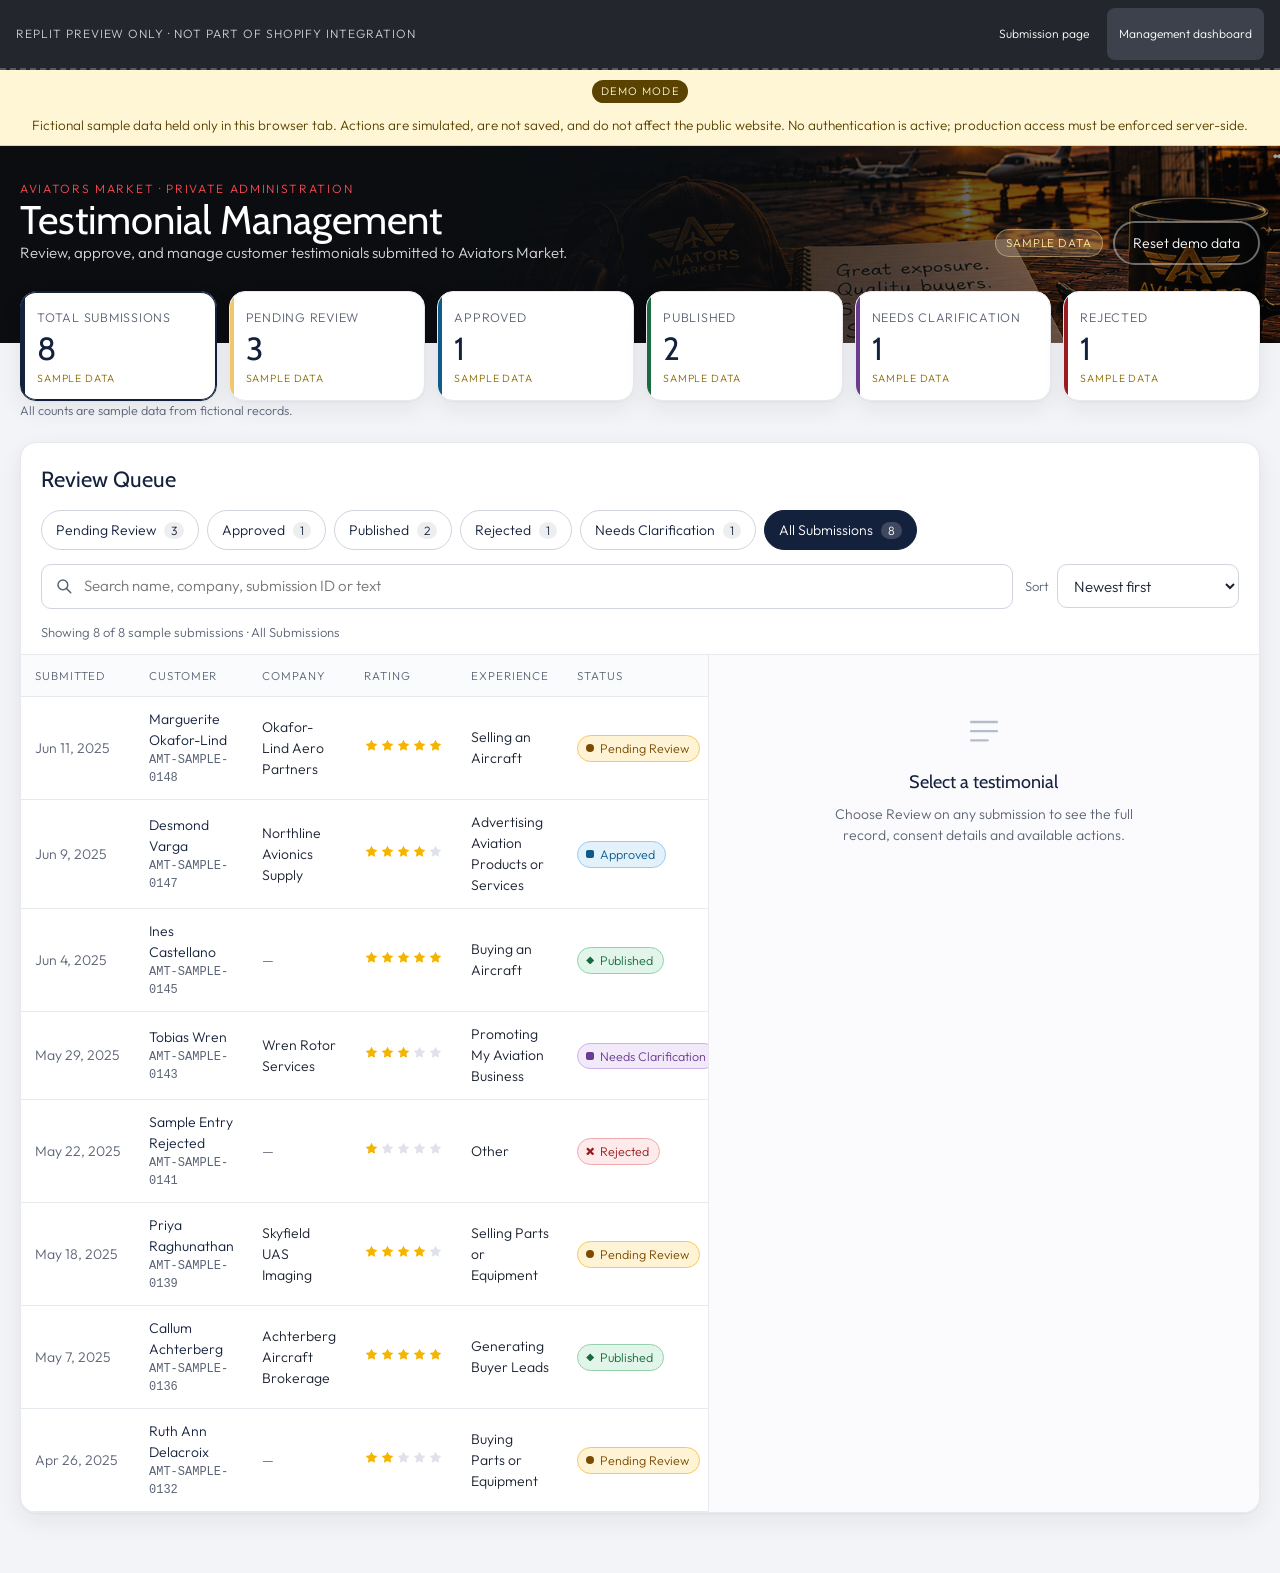
<file: aviators-market-testimonials/testimonial-management/index.html>
<!DOCTYPE html>
<html lang="en">
<head>
  <meta charset="UTF-8">
  <meta name="viewport" content="width=device-width, initial-scale=1">
  <meta name="robots" content="noindex, nofollow">
  <meta name="description" content="Preview testimonial review and publication controls with fictional sample data. No authentication, storage or live publishing is connected.">
  <meta property="og:title" content="Testimonial Management | Aviators Market Demo">
  <meta property="og:description" content="A fictional testimonial review dashboard. Demonstration only, not a secured production administrator area.">
  <meta property="og:type" content="website">
  <link rel="icon" href="data:,">
  <title>Testimonial Management | Aviators Market (Demo, Sample Data)</title>
  <link rel="stylesheet" href="testimonial-management.css">
</head>
<body class="amtm-preview-body">

<!-- PREVIEW-ONLY SWITCHER: exclude from Shopify / production hosting -->
<nav class="amtm-preview-switcher" aria-label="Preview-only demo switcher">
  <span class="amtm-preview-switcher-label">Replit preview only &middot; not part of Shopify integration</span>
  <span class="amtm-preview-switcher-links">
    <a class="amtm-preview-switcher-link" href="../testimonial-submission/index.html">Submission page</a>
    <a class="amtm-preview-switcher-link amtm-is-current" href="../testimonial-management/index.html" aria-current="page">Management dashboard</a>
  </span>
</nav>
<!-- END PREVIEW-ONLY SWITCHER -->

<div class="amtm-root" id="amtm-root">

  <div class="amtm-demo-banner" role="note">
    <strong class="amtm-demo-tag">Demo Mode</strong>
    <span>Fictional sample data held only in this browser tab. Actions are simulated, are not saved, and do not affect the public website. No authentication is active; production access must be enforced server-side.</span>
  </div>

  <header class="amtm-header">
    <div class="amtm-header-inner">
      <div>
        <p class="amtm-eyebrow">AVIATORS MARKET &middot; PRIVATE ADMINISTRATION</p>
        <h1 class="amtm-title">Testimonial Management</h1>
        <p class="amtm-lead">Review, approve, and manage customer testimonials submitted to Aviators Market.</p>
      </div>
      <div class="amtm-header-meta">
        <span class="amtm-pill amtm-pill-sample">Sample data</span>
        <button class="amtm-button amtm-button-ghost-light" type="button" id="amtm-reset">Reset demo data</button>
      </div>
    </div>
  </header>

  <div class="amtm-shell">
    <section class="amtm-summary" aria-labelledby="amtm-summary-title">
      <h2 class="amtm-sr-only" id="amtm-summary-title">Summary (sample data)</h2>
      <div class="amtm-summary-grid" id="amtm-summary-grid"></div>
      <p class="amtm-summary-note">All counts are sample data from fictional records.</p>
    </section>

    <section class="amtm-queue-wrap" aria-labelledby="amtm-queue-title">
      <div class="amtm-toolbar">
        <h2 class="amtm-queue-title" id="amtm-queue-title">Review Queue</h2>
        <div class="amtm-filters" role="radiogroup" aria-label="Filter by status" id="amtm-filters"></div>
        <div class="amtm-toolbar-row">
          <div class="amtm-search">
            <label class="amtm-sr-only" for="amtm-search">Search testimonials</label>
            <svg class="amtm-search-icon" viewBox="0 0 24 24" aria-hidden="true" focusable="false"><circle cx="10.5" cy="10.5" r="6.5" fill="none" stroke="currentColor" stroke-width="2"/><path d="M15.5 15.5L21 21" stroke="currentColor" stroke-width="2" stroke-linecap="round"/></svg>
            <input class="amtm-input amtm-search-input" type="search" id="amtm-search" placeholder="Search name, company, submission ID or text" autocomplete="off">
          </div>
          <div class="amtm-sort">
            <label class="amtm-sort-label" for="amtm-sort">Sort</label>
            <select class="amtm-select" id="amtm-sort">
              <option value="newest">Newest first</option>
              <option value="oldest">Oldest first</option>
              <option value="rating-high">Highest rating</option>
              <option value="rating-low">Lowest rating</option>
              <option value="name">Customer name A&ndash;Z</option>
            </select>
          </div>
        </div>
        <p class="amtm-result-count" id="amtm-result-count" aria-live="polite"></p>
      </div>

      <div class="amtm-split">
        <div class="amtm-queue" id="amtm-queue">
          <table class="amtm-table" id="amtm-table">
            <caption class="amtm-sr-only">Submitted testimonials (sample data)</caption>
            <thead>
              <tr>
                <th scope="col">Submitted</th>
                <th scope="col">Customer</th>
                <th scope="col">Company</th>
                <th scope="col">Rating</th>
                <th scope="col">Experience</th>
                <th scope="col">Status</th>
                <th scope="col"><span class="amtm-sr-only">Action</span></th>
              </tr>
            </thead>
            <tbody id="amtm-tbody"></tbody>
          </table>
          <div class="amtm-empty" id="amtm-empty" hidden>
            <svg viewBox="0 0 48 48" aria-hidden="true" focusable="false"><rect x="8" y="10" width="32" height="28" rx="5" fill="none" stroke="currentColor" stroke-width="2.4"/><path d="M8 20h32" stroke="currentColor" stroke-width="2.4"/></svg>
            <p class="amtm-empty-title">No testimonials match</p>
            <p class="amtm-empty-text">Try another status filter or clear the search.</p>
            <button class="amtm-button amtm-button-secondary" type="button" id="amtm-clear">Clear filters</button>
          </div>
        </div>

        <aside class="amtm-detail" id="amtm-detail" aria-label="Testimonial detail" tabindex="-1">
          <div class="amtm-detail-placeholder" id="amtm-detail-placeholder">
            <svg viewBox="0 0 48 48" aria-hidden="true" focusable="false"><path d="M10 12h28M10 22h28M10 32h18" stroke="currentColor" stroke-width="2.6" stroke-linecap="round"/></svg>
            <p class="amtm-empty-title">Select a testimonial</p>
            <p class="amtm-empty-text">Choose Review on any submission to see the full record, consent details and available actions.</p>
          </div>
          <div class="amtm-detail-body" id="amtm-detail-body" hidden></div>
        </aside>
      </div>
    </section>
  </div>

  <dialog class="amtm-dialog" id="amtm-dialog" aria-labelledby="amtm-dialog-title">
    <form class="amtm-dialog-form" id="amtm-dialog-form" method="dialog" novalidate>
      <div class="amtm-dialog-head">
        <p class="amtm-dialog-tag">Demo Mode &middot; simulated action</p>
        <h2 class="amtm-dialog-title" id="amtm-dialog-title"></h2>
      </div>
      <div class="amtm-dialog-content" id="amtm-dialog-content"></div>
      <p class="amtm-dialog-error" id="amtm-dialog-error" role="alert" hidden></p>
      <div class="amtm-dialog-actions">
        <button class="amtm-button amtm-button-secondary" type="button" id="amtm-dialog-cancel">Cancel</button>
        <button class="amtm-button amtm-button-primary" type="submit" id="amtm-dialog-confirm">Confirm</button>
      </div>
    </form>
  </dialog>

  <div class="amtm-toast" id="amtm-toast" role="status" aria-live="polite"></div>
</div>

<script src="testimonial-management.js"></script>
</body>
</html>
</file>
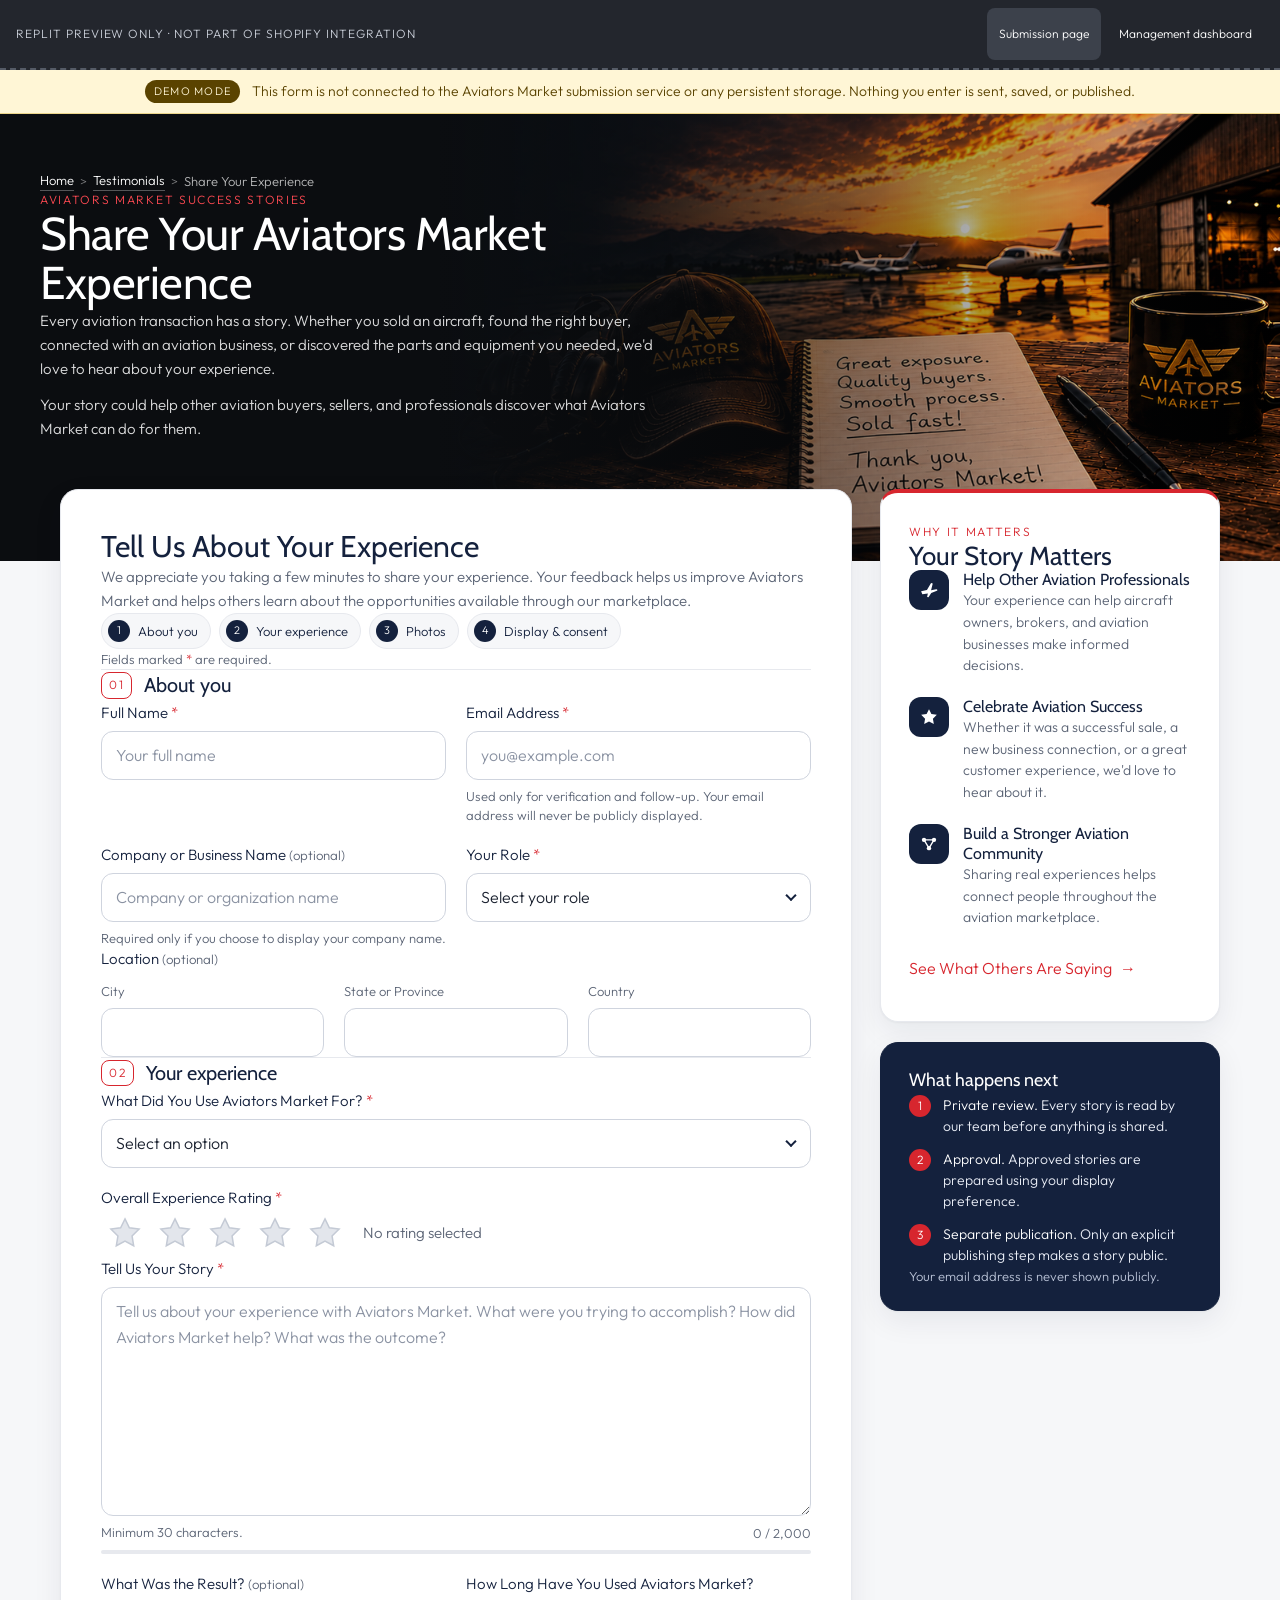
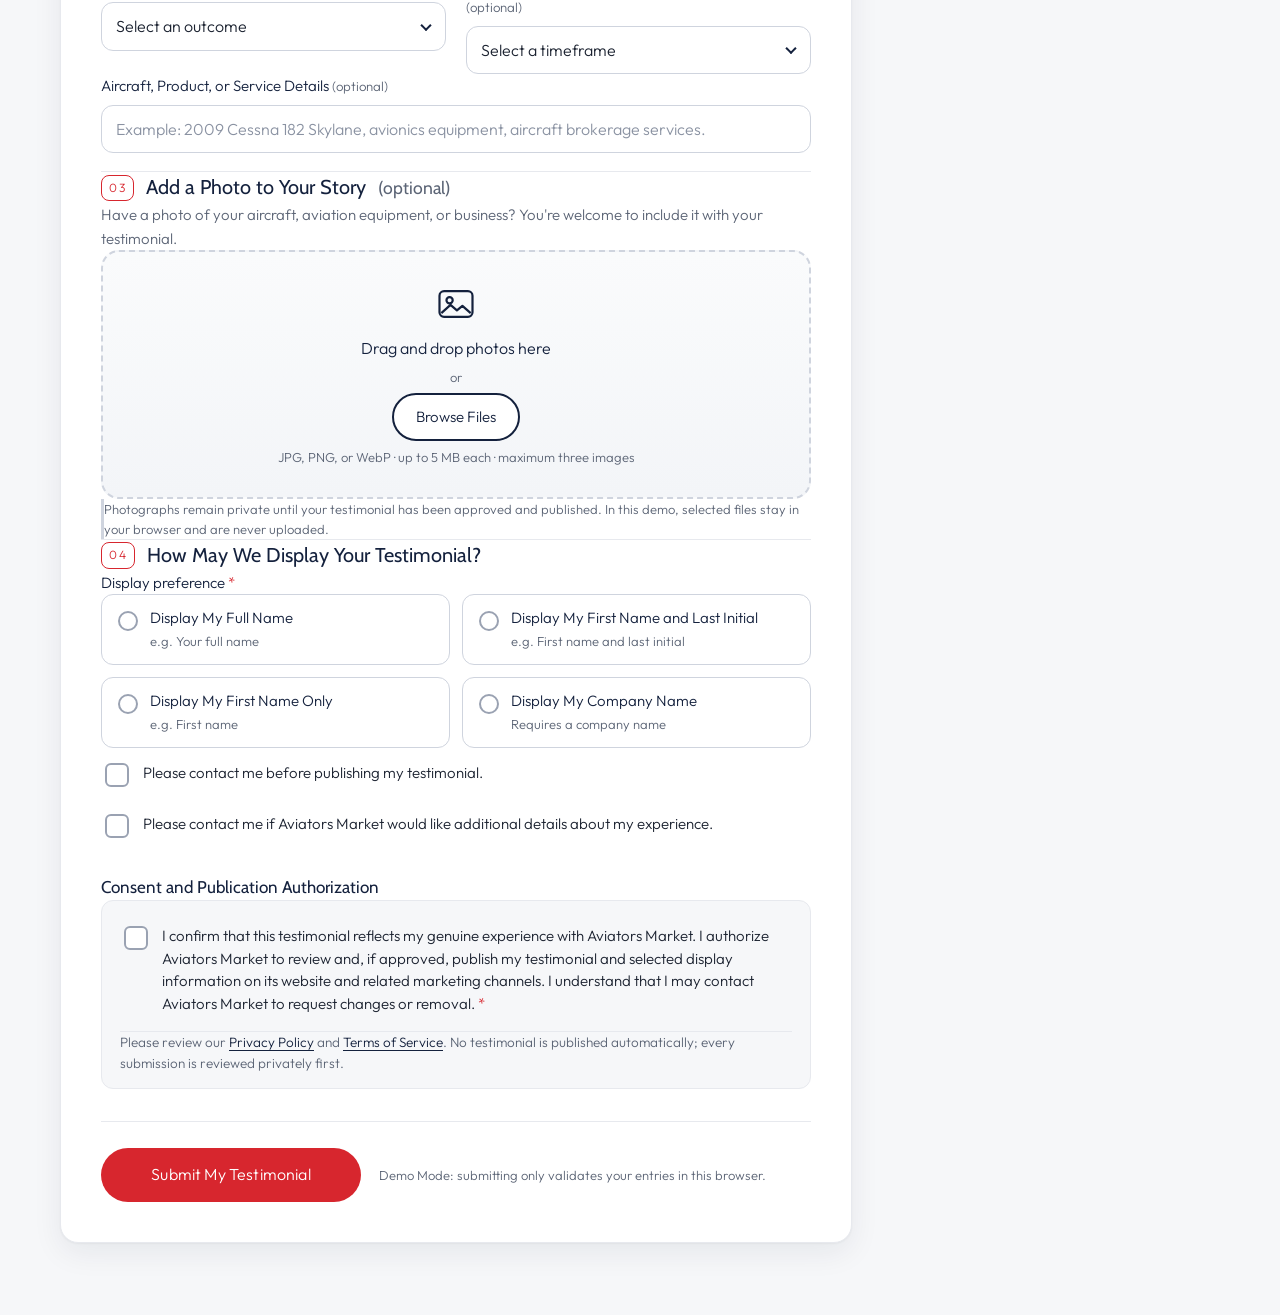
<file: aviators-market-testimonials/testimonial-submission/index.html>
<!DOCTYPE html>
<html lang="en">
<head>
  <meta charset="UTF-8">
  <meta name="viewport" content="width=device-width, initial-scale=1">
  <meta name="robots" content="noindex, nofollow">
  <meta name="description" content="Preview the Aviators Market testimonial submission form. Demonstration only; no information is sent, saved or published.">
  <meta property="og:title" content="Share Your Experience | Aviators Market Demo">
  <meta property="og:description" content="A demonstration of the customer testimonial form, with review required before publication.">
  <meta property="og:type" content="website">
  <link rel="icon" href="data:,">
  <title>Share Your Experience | Aviators Market (Demo)</title>
  <link rel="stylesheet" href="testimonial-submission.css">
</head>
<body class="amts-preview-body">

<!-- PREVIEW-ONLY SWITCHER: exclude from Shopify integration -->
<nav class="amts-preview-switcher" aria-label="Preview-only demo switcher">
  <span class="amts-preview-switcher-label">Replit preview only &middot; not part of Shopify integration</span>
  <span class="amts-preview-switcher-links">
    <a class="amts-preview-switcher-link amts-is-current" href="../testimonial-submission/index.html" aria-current="page">Submission page</a>
    <a class="amts-preview-switcher-link" href="../testimonial-management/index.html">Management dashboard</a>
  </span>
</nav>
<!-- END PREVIEW-ONLY SWITCHER -->

<div class="amts-root" id="amts-root">

  <div class="amts-demo-banner" role="note">
    <strong class="amts-demo-banner-tag">Demo Mode</strong>
    <span>This form is not connected to the Aviators Market submission service or any persistent storage. Nothing you enter is sent, saved, or published.</span>
  </div>

  <section class="amts-hero" aria-labelledby="amts-hero-title">
    <div class="amts-hero-inner">
      <nav class="amts-breadcrumb" aria-label="Breadcrumb">
        <ol class="amts-breadcrumb-list">
          <li class="amts-breadcrumb-item"><a class="amts-breadcrumb-link" href="https://aviatorsmarket.com/">Home</a></li>
          <li class="amts-breadcrumb-item"><a class="amts-breadcrumb-link" href="https://aviatorsmarket.com/pages/testimonials">Testimonials</a></li>
          <li class="amts-breadcrumb-item"><span aria-current="page">Share Your Experience</span></li>
        </ol>
      </nav>
      <p class="amts-eyebrow">AVIATORS MARKET SUCCESS STORIES</p>
      <h1 class="amts-hero-title" id="amts-hero-title">Share Your Aviators Market Experience</h1>
      <p class="amts-hero-lead">Every aviation transaction has a story. Whether you sold an aircraft, found the right buyer, connected with an aviation business, or discovered the parts and equipment you needed, we'd love to hear about your experience.</p>
      <p class="amts-hero-lead">Your story could help other aviation buyers, sellers, and professionals discover what Aviators Market can do for them.</p>
    </div>
  </section>

  <div class="amts-layout">
    <main class="amts-main">

      <section class="amts-card amts-form-card" id="amts-form-card" aria-labelledby="amts-form-title">
        <header class="amts-form-header">
          <h2 class="amts-form-title" id="amts-form-title">Tell Us About Your Experience</h2>
          <p class="amts-form-intro">We appreciate you taking a few minutes to share your experience. Your feedback helps us improve Aviators Market and helps others learn about the opportunities available through our marketplace.</p>
          <ol class="amts-steps" aria-label="Form sections">
            <li class="amts-step"><span class="amts-step-num">1</span>About you</li>
            <li class="amts-step"><span class="amts-step-num">2</span>Your experience</li>
            <li class="amts-step"><span class="amts-step-num">3</span>Photos</li>
            <li class="amts-step"><span class="amts-step-num">4</span>Display &amp; consent</li>
          </ol>
          <p class="amts-required-note">Fields marked <span class="amts-req" aria-hidden="true">*</span><span class="amts-sr-only">with an asterisk</span> are required.</p>
        </header>

        <div class="amts-error-summary" id="amts-error-summary" role="alert" tabindex="-1" hidden>
          <h3 class="amts-error-summary-title">Please correct the following before continuing</h3>
          <ul class="amts-error-summary-list" id="amts-error-summary-list"></ul>
        </div>

        <div class="amts-demo-result" id="amts-demo-result" role="status" tabindex="-1" hidden>
          <strong class="amts-demo-result-tag">Demo Mode</strong>
          <p class="amts-demo-result-text">Demo Mode: Your testimonial has been validated but has not been submitted. The Aviators Market submission service must be connected before this form can accept testimonials.</p>
        </div>

        <form class="amts-form" id="amts-form" novalidate>

          <!-- STEP 1 -->
          <fieldset class="amts-section">
            <legend class="amts-section-legend"><span class="amts-section-num">01</span> About you</legend>

            <div class="amts-grid amts-grid-2">
              <div class="amts-field" data-amts-field="amts-full-name">
                <label class="amts-label" for="amts-full-name">Full Name <span class="amts-req" aria-hidden="true">*</span></label>
                <input class="amts-input" id="amts-full-name" name="fullName" type="text" autocomplete="name" placeholder="Your full name" required aria-required="true" aria-describedby="amts-full-name-error" maxlength="120">
                <p class="amts-error" id="amts-full-name-error" hidden></p>
              </div>

              <div class="amts-field" data-amts-field="amts-email">
                <label class="amts-label" for="amts-email">Email Address <span class="amts-req" aria-hidden="true">*</span></label>
                <input class="amts-input" id="amts-email" name="email" type="email" autocomplete="email" inputmode="email" placeholder="you@example.com" required aria-required="true" aria-describedby="amts-email-hint amts-email-error" maxlength="254">
                <p class="amts-hint" id="amts-email-hint">Used only for verification and follow-up. Your email address will never be publicly displayed.</p>
                <p class="amts-error" id="amts-email-error" hidden></p>
              </div>

              <div class="amts-field" data-amts-field="amts-company">
                <label class="amts-label" for="amts-company">Company or Business Name <span class="amts-optional" id="amts-company-optional">(optional)</span><span class="amts-req" id="amts-company-req" aria-hidden="true" hidden>*</span></label>
                <input class="amts-input" id="amts-company" name="company" type="text" autocomplete="organization" placeholder="Company or organization name" aria-describedby="amts-company-hint amts-company-error" maxlength="160">
                <p class="amts-hint" id="amts-company-hint">Required only if you choose to display your company name.</p>
                <p class="amts-error" id="amts-company-error" hidden></p>
              </div>

              <div class="amts-field" data-amts-field="amts-role">
                <label class="amts-label" for="amts-role">Your Role <span class="amts-req" aria-hidden="true">*</span></label>
                <div class="amts-select-wrap">
                  <select class="amts-select" id="amts-role" name="role" required aria-required="true" aria-describedby="amts-role-error">
                    <option value="">Select your role</option>
                    <option>Aircraft Owner / Seller</option>
                    <option>Aircraft Buyer</option>
                    <option>Aircraft Broker / Dealer</option>
                    <option>Aviation Parts or Equipment Seller</option>
                    <option>Avionics Supplier</option>
                    <option>Engine or Component Supplier</option>
                    <option>Aviation Service Provider</option>
                    <option>UAS / Drone Professional</option>
                    <option>Aviation Business</option>
                    <option>Other</option>
                  </select>
                </div>
                <p class="amts-error" id="amts-role-error" hidden></p>
              </div>
            </div>

            <fieldset class="amts-subfieldset">
              <legend class="amts-label">Location <span class="amts-optional">(optional)</span></legend>
              <div class="amts-grid amts-grid-3">
                <div class="amts-field">
                  <label class="amts-label amts-label-small" for="amts-city">City</label>
                  <input class="amts-input" id="amts-city" name="city" type="text" autocomplete="address-level2" maxlength="100">
                </div>
                <div class="amts-field">
                  <label class="amts-label amts-label-small" for="amts-region">State or Province</label>
                  <input class="amts-input" id="amts-region" name="region" type="text" autocomplete="address-level1" maxlength="100">
                </div>
                <div class="amts-field">
                  <label class="amts-label amts-label-small" for="amts-country">Country</label>
                  <input class="amts-input" id="amts-country" name="country" type="text" autocomplete="country-name" maxlength="100">
                </div>
              </div>
            </fieldset>
          </fieldset>

          <!-- STEP 2 -->
          <fieldset class="amts-section">
            <legend class="amts-section-legend"><span class="amts-section-num">02</span> Your experience</legend>

            <div class="amts-field" data-amts-field="amts-category">
              <label class="amts-label" for="amts-category">What Did You Use Aviators Market For? <span class="amts-req" aria-hidden="true">*</span></label>
              <div class="amts-select-wrap">
                <select class="amts-select" id="amts-category" name="category" required aria-required="true" aria-describedby="amts-category-error">
                  <option value="">Select an option</option>
                  <option>Selling an Aircraft</option>
                  <option>Buying an Aircraft</option>
                  <option>Selling Parts or Equipment</option>
                  <option>Buying Parts or Equipment</option>
                  <option>Advertising Aviation Products or Services</option>
                  <option>Generating Buyer Leads</option>
                  <option>Promoting My Aviation Business</option>
                  <option>Using LeadVision</option>
                  <option>Other</option>
                </select>
              </div>
              <p class="amts-error" id="amts-category-error" hidden></p>
            </div>

            <fieldset class="amts-field amts-rating-field" id="amts-rating-group" data-amts-field="amts-rating-1" aria-describedby="amts-rating-desc amts-rating-error">
              <legend class="amts-label">Overall Experience Rating <span class="amts-req" aria-hidden="true">*</span></legend>
              <div class="amts-rating" id="amts-rating">
                <input class="amts-rating-input" type="radio" id="amts-rating-1" name="rating" value="1" required>
                <label class="amts-rating-star" for="amts-rating-1"><span class="amts-sr-only">1 star, Poor</span><svg viewBox="0 0 24 24" aria-hidden="true" focusable="false"><path d="M12 2.6l2.9 5.9 6.5.9-4.7 4.6 1.1 6.5L12 17.4l-5.8 3.1 1.1-6.5L2.6 9.4l6.5-.9z"/></svg></label>
                <input class="amts-rating-input" type="radio" id="amts-rating-2" name="rating" value="2">
                <label class="amts-rating-star" for="amts-rating-2"><span class="amts-sr-only">2 stars, Fair</span><svg viewBox="0 0 24 24" aria-hidden="true" focusable="false"><path d="M12 2.6l2.9 5.9 6.5.9-4.7 4.6 1.1 6.5L12 17.4l-5.8 3.1 1.1-6.5L2.6 9.4l6.5-.9z"/></svg></label>
                <input class="amts-rating-input" type="radio" id="amts-rating-3" name="rating" value="3">
                <label class="amts-rating-star" for="amts-rating-3"><span class="amts-sr-only">3 stars, Good</span><svg viewBox="0 0 24 24" aria-hidden="true" focusable="false"><path d="M12 2.6l2.9 5.9 6.5.9-4.7 4.6 1.1 6.5L12 17.4l-5.8 3.1 1.1-6.5L2.6 9.4l6.5-.9z"/></svg></label>
                <input class="amts-rating-input" type="radio" id="amts-rating-4" name="rating" value="4">
                <label class="amts-rating-star" for="amts-rating-4"><span class="amts-sr-only">4 stars, Very Good</span><svg viewBox="0 0 24 24" aria-hidden="true" focusable="false"><path d="M12 2.6l2.9 5.9 6.5.9-4.7 4.6 1.1 6.5L12 17.4l-5.8 3.1 1.1-6.5L2.6 9.4l6.5-.9z"/></svg></label>
                <input class="amts-rating-input" type="radio" id="amts-rating-5" name="rating" value="5">
                <label class="amts-rating-star" for="amts-rating-5"><span class="amts-sr-only">5 stars, Excellent</span><svg viewBox="0 0 24 24" aria-hidden="true" focusable="false"><path d="M12 2.6l2.9 5.9 6.5.9-4.7 4.6 1.1 6.5L12 17.4l-5.8 3.1 1.1-6.5L2.6 9.4l6.5-.9z"/></svg></label>
                <span class="amts-rating-desc" id="amts-rating-desc" aria-live="polite">No rating selected</span>
              </div>
              <p class="amts-error" id="amts-rating-error" hidden></p>
            </fieldset>

            <div class="amts-field" data-amts-field="amts-story">
              <label class="amts-label" for="amts-story">Tell Us Your Story <span class="amts-req" aria-hidden="true">*</span></label>
              <textarea class="amts-textarea" id="amts-story" name="story" rows="8" required aria-required="true" maxlength="2000" aria-describedby="amts-story-counter amts-story-error" placeholder="Tell us about your experience with Aviators Market. What were you trying to accomplish? How did Aviators Market help? What was the outcome?"></textarea>
              <div class="amts-counter-row">
                <span class="amts-hint">Minimum 30 characters.</span>
                <span class="amts-counter" id="amts-story-counter" aria-live="polite"><span id="amts-story-count">0</span> / 2,000</span>
              </div>
              <div class="amts-counter-bar" aria-hidden="true"><span class="amts-counter-fill" id="amts-story-fill"></span></div>
              <p class="amts-error" id="amts-story-error" hidden></p>
            </div>

            <div class="amts-grid amts-grid-2">
              <div class="amts-field">
                <label class="amts-label" for="amts-result">What Was the Result? <span class="amts-optional">(optional)</span></label>
                <div class="amts-select-wrap">
                  <select class="amts-select" id="amts-result" name="result">
                    <option value="">Select an outcome</option>
                    <option>Successfully Sold My Aircraft</option>
                    <option>Successfully Purchased an Aircraft</option>
                    <option>Sold Parts or Equipment</option>
                    <option>Found Parts or Equipment</option>
                    <option>Received Qualified Buyer Inquiries</option>
                    <option>Increased Business Exposure</option>
                    <option>Connected With Aviation Professionals</option>
                    <option>Still Working Toward My Goal</option>
                    <option>Other</option>
                  </select>
                </div>
              </div>
              <div class="amts-field">
                <label class="amts-label" for="amts-tenure">How Long Have You Used Aviators Market? <span class="amts-optional">(optional)</span></label>
                <div class="amts-select-wrap">
                  <select class="amts-select" id="amts-tenure" name="tenure">
                    <option value="">Select a timeframe</option>
                    <option>First-Time User</option>
                    <option>Less Than 6 Months</option>
                    <option>6–12 Months</option>
                    <option>1–3 Years</option>
                    <option>3–5 Years</option>
                    <option>More Than 5 Years</option>
                  </select>
                </div>
              </div>
            </div>

            <div class="amts-field">
              <label class="amts-label" for="amts-details">Aircraft, Product, or Service Details <span class="amts-optional">(optional)</span></label>
              <input class="amts-input" id="amts-details" name="details" type="text" maxlength="200" placeholder="Example: 2009 Cessna 182 Skylane, avionics equipment, aircraft brokerage services.">
            </div>
          </fieldset>

          <!-- STEP 3 -->
          <fieldset class="amts-section">
            <legend class="amts-section-legend"><span class="amts-section-num">03</span> Add a Photo to Your Story <span class="amts-optional">(optional)</span></legend>
            <p class="amts-section-intro">Have a photo of your aircraft, aviation equipment, or business? You're welcome to include it with your testimonial.</p>

            <div class="amts-dropzone" id="amts-dropzone" data-amts-field="amts-photo-browse">
              <svg class="amts-dropzone-icon" viewBox="0 0 48 48" aria-hidden="true" focusable="false"><rect x="6" y="10" width="36" height="28" rx="5" fill="none" stroke="currentColor" stroke-width="2.4"/><circle cx="17" cy="20" r="3.4" fill="none" stroke="currentColor" stroke-width="2.4"/><path d="M8 34l10-9 7 6 6-5 9 8" fill="none" stroke="currentColor" stroke-width="2.4" stroke-linejoin="round"/></svg>
              <p class="amts-dropzone-title">Drag and drop photos here</p>
              <p class="amts-dropzone-sub">or</p>
              <button class="amts-button amts-button-secondary" type="button" id="amts-photo-browse" aria-describedby="amts-photo-rules amts-photo-error">Browse Files</button>
              <input class="amts-sr-only" type="file" id="amts-photo-input" accept="image/jpeg,image/png,image/webp,.jpg,.jpeg,.png,.webp" multiple tabindex="-1" aria-hidden="true">
              <p class="amts-dropzone-rules" id="amts-photo-rules">JPG, PNG, or WebP &middot; up to 5 MB each &middot; maximum three images</p>
            </div>
            <p class="amts-error" id="amts-photo-error" role="alert" hidden></p>
            <ul class="amts-photo-list" id="amts-photo-list" aria-label="Selected photos"></ul>
            <p class="amts-privacy-note">Photographs remain private until your testimonial has been approved and published. In this demo, selected files stay in your browser and are never uploaded.</p>
          </fieldset>

          <!-- STEP 4 -->
          <fieldset class="amts-section">
            <legend class="amts-section-legend"><span class="amts-section-num">04</span> How May We Display Your Testimonial?</legend>

            <fieldset class="amts-field" id="amts-display-group" data-amts-field="amts-display-full" aria-describedby="amts-display-error">
              <legend class="amts-label">Display preference <span class="amts-req" aria-hidden="true">*</span></legend>
              <div class="amts-choice-grid">
                <label class="amts-choice"><input class="amts-choice-input" type="radio" name="display" id="amts-display-full" value="Display My Full Name" required><span class="amts-choice-box"><span class="amts-choice-title">Display My Full Name</span><span class="amts-choice-example" id="amts-display-full-ex">e.g. Your full name</span></span></label>
                <label class="amts-choice"><input class="amts-choice-input" type="radio" name="display" id="amts-display-initial" value="Display My First Name and Last Initial"><span class="amts-choice-box"><span class="amts-choice-title">Display My First Name and Last Initial</span><span class="amts-choice-example" id="amts-display-initial-ex">e.g. First name and last initial</span></span></label>
                <label class="amts-choice"><input class="amts-choice-input" type="radio" name="display" id="amts-display-first" value="Display My First Name Only"><span class="amts-choice-box"><span class="amts-choice-title">Display My First Name Only</span><span class="amts-choice-example" id="amts-display-first-ex">e.g. First name</span></span></label>
                <label class="amts-choice"><input class="amts-choice-input" type="radio" name="display" id="amts-display-company" value="Display My Company Name"><span class="amts-choice-box"><span class="amts-choice-title">Display My Company Name</span><span class="amts-choice-example" id="amts-display-company-ex">Requires a company name</span></span></label>
              </div>
              <p class="amts-error" id="amts-display-error" hidden></p>
            </fieldset>

            <div class="amts-check-list">
              <label class="amts-check"><input class="amts-check-input" type="checkbox" id="amts-contact-before" name="contactBeforePublishing"><span class="amts-check-box" aria-hidden="true"></span><span class="amts-check-text">Please contact me before publishing my testimonial.</span></label>
              <label class="amts-check"><input class="amts-check-input" type="checkbox" id="amts-followup" name="followUp"><span class="amts-check-box" aria-hidden="true"></span><span class="amts-check-text">Please contact me if Aviators Market would like additional details about my experience.</span></label>
            </div>

            <h3 class="amts-subheading">Consent and Publication Authorization</h3>
            <div class="amts-consent">
              <div class="amts-field" data-amts-field="amts-consent">
                <label class="amts-check amts-check-consent"><input class="amts-check-input" type="checkbox" id="amts-consent" name="consent" required aria-required="true" aria-describedby="amts-consent-error"><span class="amts-check-box" aria-hidden="true"></span><span class="amts-check-text">I confirm that this testimonial reflects my genuine experience with Aviators Market. I authorize Aviators Market to review and, if approved, publish my testimonial and selected display information on its website and related marketing channels. I understand that I may contact Aviators Market to request changes or removal. <span class="amts-req" aria-hidden="true">*</span></span></label>
                <p class="amts-error" id="amts-consent-error" hidden></p>
              </div>
              <div class="amts-field" id="amts-photo-consent-wrap" data-amts-field="amts-photo-consent" hidden>
                <label class="amts-check amts-check-consent"><input class="amts-check-input" type="checkbox" id="amts-photo-consent" name="photoConsent" aria-describedby="amts-photo-consent-error"><span class="amts-check-box" aria-hidden="true"></span><span class="amts-check-text">I confirm that I own or have permission to submit these photographs and authorize Aviators Market to use them in connection with my testimonial. <span class="amts-req" aria-hidden="true">*</span></span></label>
                <p class="amts-error" id="amts-photo-consent-error" hidden></p>
              </div>
              <p class="amts-policy-links">Please review our <a class="amts-link" href="https://aviatorsmarket.com/pages/privacy-policy" target="_blank" rel="noopener">Privacy Policy</a> and <a class="amts-link" href="https://aviatorsmarket.com/pages/terms-of-service" target="_blank" rel="noopener">Terms of Service</a>. No testimonial is published automatically; every submission is reviewed privately first.</p>
            </div>
          </fieldset>

          <div class="amts-submit-row">
            <button class="amts-button amts-submit-button" type="submit" id="amts-submit">
              <span class="amts-spinner" aria-hidden="true"></span>
              <span class="amts-submit-label" id="amts-submit-label">Submit My Testimonial</span>
            </button>
            <p class="amts-submit-note">Demo Mode: submitting only validates your entries in this browser.</p>
          </div>
        </form>
      </section>

      <!-- FUTURE PRODUCTION CONFIRMATION STATE: activate only after the real submission service confirms receipt. Never shown in demo mode. -->
      <section class="amts-card amts-confirmation" id="amts-confirmation" aria-labelledby="amts-confirmation-title" tabindex="-1" hidden>
        <div class="amts-confirmation-mark" aria-hidden="true"><svg viewBox="0 0 48 48" focusable="false"><circle cx="24" cy="24" r="21" fill="none" stroke="currentColor" stroke-width="3"/><path d="M14 25l7 7 14-15" fill="none" stroke="currentColor" stroke-width="3.4" stroke-linecap="round" stroke-linejoin="round"/></svg></div>
        <h2 class="amts-confirmation-title" id="amts-confirmation-title">Thank You for Sharing Your Story!</h2>
        <p class="amts-confirmation-text">We appreciate you taking the time to share your experience with Aviators Market.</p>
        <p class="amts-confirmation-text">Your testimonial has been received and will be reviewed by our team before being considered for publication.</p>
        <p class="amts-confirmation-text">Thank you for being part of the Aviators Market aviation community!</p>
        <div class="amts-confirmation-actions">
          <a class="amts-button amts-submit-button" href="https://aviatorsmarket.com/pages/testimonials">Read Customer Testimonials</a>
          <a class="amts-button amts-button-secondary" href="https://aviatorsmarket.com">Explore Aviators Market</a>
        </div>
      </section>
    </main>

    <aside class="amts-aside" aria-labelledby="amts-aside-title">
      <div class="amts-card amts-aside-card">
        <p class="amts-eyebrow">WHY IT MATTERS</p>
        <h2 class="amts-aside-title" id="amts-aside-title">Your Story Matters</h2>
        <ul class="amts-benefits">
          <li class="amts-benefit">
            <span class="amts-benefit-icon" aria-hidden="true"><svg viewBox="0 0 24 24" focusable="false"><path d="M2.5 13.5l7-1.5 5-8.5 2 .6-2 8.2 6.3-1.3c1.2-.2 1.8 1.4.7 2l-6.8 2.6-3.3 5.2-1.7-.4.9-4.2-6.6.8z" fill="currentColor"/></svg></span>
            <div><h3 class="amts-benefit-title">Help Other Aviation Professionals</h3><p class="amts-benefit-text">Your experience can help aircraft owners, brokers, and aviation businesses make informed decisions.</p></div>
          </li>
          <li class="amts-benefit">
            <span class="amts-benefit-icon" aria-hidden="true"><svg viewBox="0 0 24 24" focusable="false"><path d="M12 2.6l2.9 5.9 6.5.9-4.7 4.6 1.1 6.5L12 17.4l-5.8 3.1 1.1-6.5L2.6 9.4l6.5-.9z" fill="currentColor"/></svg></span>
            <div><h3 class="amts-benefit-title">Celebrate Aviation Success</h3><p class="amts-benefit-text">Whether it was a successful sale, a new business connection, or a great customer experience, we'd love to hear about it.</p></div>
          </li>
          <li class="amts-benefit">
            <span class="amts-benefit-icon" aria-hidden="true"><svg viewBox="0 0 24 24" focusable="false"><circle cx="6" cy="7" r="2.6" fill="currentColor"/><circle cx="18" cy="7" r="2.6" fill="currentColor"/><circle cx="12" cy="17" r="2.6" fill="currentColor"/><path d="M6 7l6 10 6-10z" fill="none" stroke="currentColor" stroke-width="1.6"/></svg></span>
            <div><h3 class="amts-benefit-title">Build a Stronger Aviation Community</h3><p class="amts-benefit-text">Sharing real experiences helps connect people throughout the aviation marketplace.</p></div>
          </li>
        </ul>
        <a class="amts-aside-link" href="https://aviatorsmarket.com/pages/testimonials">See What Others Are Saying <span aria-hidden="true">&rarr;</span></a>
      </div>
      <div class="amts-card amts-process-card">
        <h2 class="amts-process-title">What happens next</h2>
        <ol class="amts-process">
          <li class="amts-process-item"><strong>Private review.</strong> Every story is read by our team before anything is shared.</li>
          <li class="amts-process-item"><strong>Approval.</strong> Approved stories are prepared using your display preference.</li>
          <li class="amts-process-item"><strong>Separate publication.</strong> Only an explicit publishing step makes a story public.</li>
        </ol>
        <p class="amts-process-note">Your email address is never shown publicly.</p>
      </div>
    </aside>
  </div>
</div>

<script src="testimonial-submission.js"></script>
</body>
</html>
</file>
<file: aviators-market-testimonials/testimonial-management/testimonial-management.css>
/* Aviators Market — Testimonial Management (portable, .amtm- scoped) */
@font-face { font-family: "AMTM Outfit"; src: url("../testimonial-submission/images/outfit.woff2") format("woff2"); font-weight: 100 900; font-display: swap; }
@font-face { font-family: "AMTM Cabin"; src: url("../testimonial-submission/images/cabin.woff2") format("woff2"); font-weight: 400 700; font-display: swap; }

.amtm-root {
  --amtm-ink: #0b0d10;
  --amtm-navy: #14213d;
  --amtm-navy-2: #22325a;
  --amtm-red: #d7262e;
  --amtm-red-dark: #b01b22;
  --amtm-text: #1b2230;
  --amtm-muted: #5b6475;
  --amtm-line: #e7e9ee;
  --amtm-line-strong: #cfd4de;
  --amtm-paper: #f3f4f7;
  --amtm-gold: #f4b400;
  --amtm-radius: 16px;
  --amtm-radius-sm: 10px;
  --amtm-shadow: 0 1px 2px rgba(11,13,16,.04), 0 8px 24px rgba(20,33,61,.07);
  --amtm-head: "AMTM Cabin", Cabin, "Segoe UI", sans-serif;
  --amtm-body: "AMTM Outfit", Outfit, "Segoe UI", sans-serif;
  /* status colors: text / bg / border */
  --amtm-s-pending: #7a4b00; --amtm-s-pending-bg: #fff3d6; --amtm-s-pending-bd: #f0c86a;
  --amtm-s-approved: #0e5a8a; --amtm-s-approved-bg: #e3f1fb; --amtm-s-approved-bd: #9cc9e8;
  --amtm-s-published: #1a6a3f; --amtm-s-published-bg: #e2f5ea; --amtm-s-published-bd: #92d1ac;
  --amtm-s-clar: #6b3b8f; --amtm-s-clar-bg: #f2e9fa; --amtm-s-clar-bd: #cfb1e6;
  --amtm-s-rejected: #9a1c22; --amtm-s-rejected-bg: #fdeaea; --amtm-s-rejected-bd: #eeaaad;
  font-family: var(--amtm-body);
  color: var(--amtm-text);
  background: var(--amtm-paper);
  font-size: 15px;
  line-height: 1.5;
  min-height: 100dvh;
  -webkit-font-smoothing: antialiased;
  overflow-x: hidden;
}
.amtm-root *, .amtm-root *::before, .amtm-root *::after { box-sizing: border-box; }
.amtm-root h1, .amtm-root h2, .amtm-root h3, .amtm-root h4, .amtm-root p, .amtm-root ul, .amtm-root ol, .amtm-root dl, .amtm-root dd, .amtm-root figure { margin: 0; padding: 0; }
.amtm-root ul, .amtm-root ol { list-style: none; }
.amtm-root [hidden] { display: none !important; }
.amtm-sr-only { position: absolute !important; width: 1px; height: 1px; padding: 0; margin: -1px; overflow: hidden; clip: rect(0,0,0,0); white-space: nowrap; border: 0; }

.amtm-preview-body { margin: 0; background: #f3f4f7; }
.amtm-preview-switcher { display: flex; flex-wrap: wrap; gap: 8px 16px; align-items: center; justify-content: space-between; padding: 8px 16px; background: #23262d; color: #c9ced8; font: 600 12px/1.3 "AMTM Outfit", system-ui, sans-serif; border-bottom: 2px dashed #555b66; }
.amtm-preview-switcher-label { text-transform: uppercase; letter-spacing: .08em; }
.amtm-preview-switcher-links { display: flex; gap: 6px; }
.amtm-preview-switcher-link { color: #fff; text-decoration: none; padding: 8px 12px; border-radius: 8px; min-height: 36px; display: inline-flex; align-items: center; }
.amtm-preview-switcher-link:hover { background: #343841; }
.amtm-preview-switcher-link.amtm-is-current { background: #3c414b; }
.amtm-preview-switcher-link:focus-visible { outline: 2px solid #fff; outline-offset: 2px; }

.amtm-demo-banner { display: flex; gap: 12px; align-items: center; justify-content: center; flex-wrap: wrap; padding: 10px 20px; background: #fff6d6; color: #5a4300; border-bottom: 1px solid #ecd58a; font-size: 13.5px; text-align: center; }
.amtm-demo-tag { background: #5a4300; color: #fff6d6; padding: 3px 9px; border-radius: 999px; font-size: 11px; letter-spacing: .12em; text-transform: uppercase; font-weight: 800; }

.amtm-header { background-color: var(--amtm-ink); background-image: linear-gradient(90deg, var(--amtm-ink) 34%, rgba(11,13,16,.7) 70%, rgba(11,13,16,.35)), url("../testimonial-submission/images/hero-background.png"); background-size: cover; background-position: center right; color: #fff; padding: 34px 20px 78px; }
.amtm-header-inner { max-width: 1360px; margin: 0 auto; display: flex; justify-content: space-between; align-items: flex-end; gap: 20px; flex-wrap: wrap; }
.amtm-eyebrow { color: #ff4a52; text-transform: uppercase; letter-spacing: .14em; font-size: 12px; font-weight: 800; margin-bottom: 10px; }
.amtm-title { font-family: var(--amtm-head); font-size: clamp(28px, 4vw, 40px); line-height: 1.08; font-weight: 700; margin-bottom: 8px; }
.amtm-lead { color: rgba(255,255,255,.84); font-size: 15px; line-height: 1.6; max-width: 560px; }
.amtm-header-meta { display: flex; align-items: center; gap: 10px; flex-wrap: wrap; }
.amtm-pill { display: inline-flex; align-items: center; padding: 4px 10px; border-radius: 999px; font-size: 11.5px; font-weight: 800; letter-spacing: .08em; text-transform: uppercase; }
.amtm-pill-sample { background: rgba(255,246,214,.15); color: #ffe7a0; border: 1px solid rgba(255,231,160,.4); }

.amtm-shell { max-width: 1360px; margin: -52px auto 0; padding: 0 20px 60px; position: relative; }

/* Summary */
.amtm-summary-grid { display: grid; grid-template-columns: repeat(6, minmax(0,1fr)); gap: 12px; }
.amtm-stat { position: relative; text-align: left; background: #fff; border: 1px solid var(--amtm-line); border-radius: var(--amtm-radius); box-shadow: var(--amtm-shadow); padding: 16px 16px 14px; cursor: pointer; font: inherit; color: inherit; min-height: 96px; display: flex; flex-direction: column; justify-content: space-between; gap: 6px; transition: border-color .15s, transform .15s; overflow: hidden; }
.amtm-stat::before { content: ""; position: absolute; left: 0; top: 0; bottom: 0; width: 4px; background: var(--amtm-stat-color, var(--amtm-navy)); }
.amtm-stat:hover { border-color: var(--amtm-line-strong); transform: translateY(-1px); }
.amtm-stat:focus-visible { outline: 3px solid var(--amtm-navy); outline-offset: 2px; }
.amtm-stat[aria-pressed="true"] { border-color: var(--amtm-navy); box-shadow: inset 0 0 0 1px var(--amtm-navy), var(--amtm-shadow); }
.amtm-stat-label { font-size: 12.5px; font-weight: 700; color: var(--amtm-muted); text-transform: uppercase; letter-spacing: .06em; }
.amtm-stat-value { font-family: var(--amtm-head); font-size: 32px; font-weight: 700; color: var(--amtm-navy); line-height: 1; font-variant-numeric: tabular-nums; }
.amtm-stat-sample { font-size: 10.5px; font-weight: 700; letter-spacing: .08em; text-transform: uppercase; color: #8a6b00; }
.amtm-summary-note { font-size: 12.5px; color: var(--amtm-muted); margin: 10px 2px 0; }

/* Toolbar */
.amtm-queue-wrap { margin-top: 22px; background: #fff; border: 1px solid var(--amtm-line); border-radius: var(--amtm-radius); box-shadow: var(--amtm-shadow); overflow: hidden; }
.amtm-toolbar { padding: 20px 20px 12px; border-bottom: 1px solid var(--amtm-line); display: grid; gap: 14px; }
.amtm-queue-title { font-family: var(--amtm-head); font-size: 22px; color: var(--amtm-navy); }
.amtm-filters { display: flex; flex-wrap: wrap; gap: 8px; }
.amtm-filter { min-height: 40px; padding: 8px 14px; border-radius: 999px; border: 1.5px solid var(--amtm-line-strong); background: #fff; color: var(--amtm-navy); font: 600 14px var(--amtm-body); cursor: pointer; display: inline-flex; align-items: center; gap: 8px; }
.amtm-filter:hover { border-color: var(--amtm-navy); }
.amtm-filter:focus-visible { outline: 3px solid var(--amtm-navy); outline-offset: 2px; }
.amtm-filter[aria-checked="true"] { background: var(--amtm-navy); border-color: var(--amtm-navy); color: #fff; }
.amtm-filter-count { font-size: 12px; background: rgba(20,33,61,.08); padding: 1px 7px; border-radius: 999px; font-variant-numeric: tabular-nums; }
.amtm-filter[aria-checked="true"] .amtm-filter-count { background: rgba(255,255,255,.18); }
.amtm-toolbar-row { display: flex; gap: 12px; flex-wrap: wrap; align-items: center; }
.amtm-search { position: relative; flex: 1 1 320px; }
.amtm-search-icon { position: absolute; left: 14px; top: 50%; width: 18px; height: 18px; transform: translateY(-50%); color: var(--amtm-muted); pointer-events: none; }
.amtm-input, .amtm-select, .amtm-textarea { width: 100%; font: inherit; font-size: 15px; color: var(--amtm-text); background: #fff; border: 1.5px solid var(--amtm-line-strong); border-radius: var(--amtm-radius-sm); padding: 10px 12px; min-height: 44px; }
.amtm-input:focus, .amtm-select:focus, .amtm-textarea:focus { outline: none; border-color: var(--amtm-navy); box-shadow: 0 0 0 4px rgba(20,33,61,.12); }
.amtm-search-input { padding-left: 42px; }
.amtm-sort { display: flex; align-items: center; gap: 8px; }
.amtm-sort-label { font-size: 13px; font-weight: 700; color: var(--amtm-muted); }
.amtm-sort .amtm-select { width: auto; min-width: 180px; }
.amtm-textarea { min-height: 110px; resize: vertical; line-height: 1.55; }
.amtm-result-count { font-size: 13px; color: var(--amtm-muted); }

/* Split */
.amtm-split { display: grid; grid-template-columns: minmax(0, 1.25fr) minmax(380px, 1fr); min-height: 560px; }
.amtm-queue { border-right: 1px solid var(--amtm-line); overflow-x: auto; }
.amtm-table { width: 100%; border-collapse: collapse; font-size: 14px; }
.amtm-table th { text-align: left; font-size: 11.5px; letter-spacing: .08em; text-transform: uppercase; color: var(--amtm-muted); font-weight: 700; padding: 12px 14px; background: #fafbfc; border-bottom: 1px solid var(--amtm-line); white-space: nowrap; }
.amtm-table td { padding: 12px 14px; border-bottom: 1px solid var(--amtm-line); vertical-align: middle; }
.amtm-row { cursor: pointer; transition: background-color .12s; }
.amtm-row:hover { background: #f8f9fb; }
.amtm-row.amtm-is-selected { background: #eef1f7; box-shadow: inset 4px 0 0 var(--amtm-red); }
.amtm-cell-date { white-space: nowrap; color: var(--amtm-muted); font-variant-numeric: tabular-nums; }
.amtm-cell-name { font-weight: 700; color: var(--amtm-navy); }
.amtm-cell-id { display: block; font-size: 12px; color: var(--amtm-muted); font-weight: 500; font-family: ui-monospace, "SF Mono", Menlo, monospace; }
.amtm-cell-muted { color: var(--amtm-muted); }
.amtm-stars { display: inline-flex; gap: 1px; color: var(--amtm-gold); white-space: nowrap; }
.amtm-stars svg { width: 15px; height: 15px; fill: currentColor; }
.amtm-stars .amtm-star-off { fill: #dfe2e8; }
.amtm-stars-lg svg { width: 22px; height: 22px; }

.amtm-status { display: inline-flex; align-items: center; gap: 6px; padding: 3px 10px 3px 8px; border-radius: 999px; font-size: 12.5px; font-weight: 700; border: 1px solid; white-space: nowrap; }
.amtm-status::before { content: ""; width: 8px; height: 8px; border-radius: 2px; background: currentColor; }
.amtm-status-pending { color: var(--amtm-s-pending); background: var(--amtm-s-pending-bg); border-color: var(--amtm-s-pending-bd); }
.amtm-status-pending::before { border-radius: 50%; }
.amtm-status-approved { color: var(--amtm-s-approved); background: var(--amtm-s-approved-bg); border-color: var(--amtm-s-approved-bd); }
.amtm-status-published { color: var(--amtm-s-published); background: var(--amtm-s-published-bg); border-color: var(--amtm-s-published-bd); }
.amtm-status-published::before { clip-path: polygon(50% 0, 100% 50%, 50% 100%, 0 50%); border-radius: 0; }
.amtm-status-clarification { color: var(--amtm-s-clar); background: var(--amtm-s-clar-bg); border-color: var(--amtm-s-clar-bd); }
.amtm-status-rejected { color: var(--amtm-s-rejected); background: var(--amtm-s-rejected-bg); border-color: var(--amtm-s-rejected-bd); }
.amtm-status-rejected::before { clip-path: polygon(20% 0,50% 30%,80% 0,100% 20%,70% 50%,100% 80%,80% 100%,50% 70%,20% 100%,0 80%,30% 50%,0 20%); border-radius: 0; }
.amtm-status-unpublished { color: var(--amtm-muted); background: #f1f2f5; border-color: var(--amtm-line-strong); }

/* Buttons */
.amtm-button { display: inline-flex; align-items: center; justify-content: center; gap: 8px; min-height: 44px; padding: 10px 18px; border-radius: 999px; font: 700 14px/1.2 var(--amtm-body); cursor: pointer; border: 2px solid transparent; text-decoration: none; transition: background-color .15s, border-color .15s, color .15s; }
.amtm-button:focus-visible { outline: 3px solid var(--amtm-navy); outline-offset: 2px; }
.amtm-button:disabled { cursor: not-allowed; opacity: .5; }
.amtm-button-primary { background: var(--amtm-red); color: #fff; }
.amtm-button-primary:hover:not(:disabled) { background: var(--amtm-red-dark); }
.amtm-button-navy { background: var(--amtm-navy); color: #fff; }
.amtm-button-navy:hover:not(:disabled) { background: var(--amtm-navy-2); }
.amtm-button-secondary { background: #fff; color: var(--amtm-navy); border-color: var(--amtm-navy); }
.amtm-button-secondary:hover:not(:disabled) { background: #eef1f7; }
.amtm-button-danger { background: #fff; color: var(--amtm-red-dark); border-color: #e7a3a6; }
.amtm-button-danger:hover:not(:disabled) { background: #fdeaea; }
.amtm-button-ghost-light { background: transparent; color: #fff; border-color: rgba(255,255,255,.4); }
.amtm-button-ghost-light:hover { background: rgba(255,255,255,.1); }
.amtm-button-ghost-light:focus-visible { outline-color: #fff; }
.amtm-button-sm { min-height: 36px; padding: 6px 14px; font-size: 13px; }
.amtm-review-button { min-height: 36px; padding: 6px 14px; font-size: 13px; background: #fff; color: var(--amtm-navy); border: 1.5px solid var(--amtm-line-strong); }
.amtm-review-button:hover { border-color: var(--amtm-navy); }

/* Empty */
.amtm-empty, .amtm-detail-placeholder { padding: 56px 24px; text-align: center; display: flex; flex-direction: column; align-items: center; gap: 8px; color: var(--amtm-muted); }
.amtm-empty svg, .amtm-detail-placeholder svg { width: 44px; height: 44px; color: #b6bdca; margin-bottom: 6px; }
.amtm-empty-title { font-family: var(--amtm-head); font-size: 18px; font-weight: 700; color: var(--amtm-navy); }
.amtm-empty-text { max-width: 320px; font-size: 14px; }
.amtm-empty .amtm-button { margin-top: 10px; }

/* Detail */
.amtm-detail { background: #fbfbfd; outline: none; }
.amtm-detail-body { padding: 22px 22px 32px; display: grid; gap: 20px; }
.amtm-detail-close { display: none; }
.amtm-detail-top { display: grid; gap: 10px; }
.amtm-detail-id { font-family: ui-monospace, "SF Mono", Menlo, monospace; font-size: 12.5px; color: var(--amtm-muted); }
.amtm-detail-name { font-family: var(--amtm-head); font-size: 24px; line-height: 1.15; color: var(--amtm-navy); }
.amtm-detail-statuses { display: flex; flex-wrap: wrap; gap: 8px; align-items: center; }
.amtm-detail-statuses-label { font-size: 12px; color: var(--amtm-muted); font-weight: 600; }
.amtm-block { background: #fff; border: 1px solid var(--amtm-line); border-radius: var(--amtm-radius-sm); padding: 16px; }
.amtm-block-title { font-size: 12px; letter-spacing: .1em; text-transform: uppercase; color: var(--amtm-red); font-weight: 800; margin-bottom: 12px; display: flex; justify-content: space-between; align-items: center; gap: 10px; }
.amtm-dl { display: grid; grid-template-columns: 150px minmax(0,1fr); gap: 8px 14px; font-size: 14px; }
.amtm-dl dt { color: var(--amtm-muted); font-weight: 600; }
.amtm-dl dd { overflow-wrap: anywhere; }
.amtm-private { display: inline-block; margin-left: 6px; font-size: 10.5px; font-weight: 800; letter-spacing: .08em; text-transform: uppercase; color: var(--amtm-red-dark); background: #fdeaea; padding: 1px 6px; border-radius: 4px; vertical-align: 1px; }
.amtm-quote { white-space: pre-wrap; overflow-wrap: anywhere; font-size: 15px; line-height: 1.65; border-left: 3px solid var(--amtm-navy); padding-left: 14px; color: var(--amtm-text); }
.amtm-quote-edited { border-left-color: var(--amtm-red); }
.amtm-text-meta { margin-top: 10px; font-size: 12.5px; color: var(--amtm-muted); }
.amtm-flag { display: flex; gap: 10px; align-items: flex-start; padding: 10px 12px; border-radius: 8px; font-size: 13.5px; margin-top: 10px; }
.amtm-flag-warn { background: #fff3d6; color: #5a3b00; border: 1px solid #f0c86a; }
.amtm-flag-ok { background: #e2f5ea; color: #134e2e; border: 1px solid #92d1ac; }
.amtm-flag-info { background: #eef1f7; color: var(--amtm-navy); border: 1px solid #cdd5e6; }
.amtm-flag-mark { flex: none; width: 18px; height: 18px; border-radius: 50%; background: currentColor; display: grid; place-items: center; }
.amtm-flag-mark::after { content: "!"; color: #fff; font-size: 11px; font-weight: 800; }
.amtm-flag-ok .amtm-flag-mark::after { content: ""; width: 5px; height: 9px; border: solid #fff; border-width: 0 2px 2px 0; transform: rotate(45deg) translate(-1px,-1px); }
.amtm-photos { display: grid; grid-template-columns: repeat(3, minmax(0,1fr)); gap: 10px; }
.amtm-photo { border: 1px solid var(--amtm-line); border-radius: 8px; overflow: hidden; background: #fff; }
.amtm-photo-art { aspect-ratio: 4/3; display: grid; place-items: center; background: linear-gradient(135deg, #1d2b4f, #0b0d10); color: rgba(255,255,255,.75); }
.amtm-photo-art svg { width: 40%; height: auto; }
.amtm-photo-cap { padding: 6px 8px; font-size: 11.5px; color: var(--amtm-muted); font-family: ui-monospace, Menlo, monospace; overflow-wrap: anywhere; }
.amtm-actions { display: grid; grid-template-columns: repeat(2, minmax(0,1fr)); gap: 10px; }
.amtm-action-button { width: 100%; }
.amtm-action-hint { grid-column: 1 / -1; font-size: 12.5px; color: var(--amtm-muted); }
.amtm-gate { grid-column: 1 / -1; }
.amtm-public-preview { background: #fff; border: 1px dashed var(--amtm-line-strong); border-radius: 12px; padding: 16px; }
.amtm-public-preview .amtm-quote { border-left: 0; padding-left: 0; font-size: 14.5px; }
.amtm-public-by { margin-top: 10px; font-weight: 700; color: var(--amtm-navy); font-size: 14px; }
.amtm-public-sub { font-size: 13px; color: var(--amtm-muted); }
.amtm-notes { display: grid; gap: 10px; margin-bottom: 12px; }
.amtm-note { background: #fffbea; border: 1px solid #f1e2a6; border-radius: 8px; padding: 10px 12px; font-size: 14px; }
.amtm-note-meta { font-size: 12px; color: var(--amtm-muted); margin-bottom: 4px; }
.amtm-note-text { white-space: pre-wrap; overflow-wrap: anywhere; }
.amtm-note-form { display: grid; gap: 8px; }
.amtm-note-form .amtm-textarea { min-height: 80px; }
.amtm-note-form .amtm-button { justify-self: start; }
.amtm-history { position: relative; display: grid; gap: 12px; padding-left: 18px; }
.amtm-history::before { content: ""; position: absolute; left: 4px; top: 6px; bottom: 6px; width: 2px; background: var(--amtm-line); }
.amtm-history-item { position: relative; font-size: 13.5px; }
.amtm-history-item::before { content: ""; position: absolute; left: -18px; top: 5px; width: 10px; height: 10px; border-radius: 50%; background: #fff; border: 2px solid var(--amtm-navy); }
.amtm-history-action { font-weight: 700; color: var(--amtm-navy); }
.amtm-history-meta { font-size: 12px; color: var(--amtm-muted); }
.amtm-history-detail { white-space: pre-wrap; overflow-wrap: anywhere; }

/* Dialog */
.amtm-dialog { border: 0; padding: 0; border-radius: 18px; width: min(620px, calc(100vw - 24px)); max-height: calc(100dvh - 24px); box-shadow: 0 24px 60px rgba(11,13,16,.3); font-family: var(--amtm-body); color: var(--amtm-text); background: #fff; }
.amtm-dialog::backdrop { background: rgba(11,13,16,.55); }
.amtm-dialog-form { display: grid; gap: 16px; padding: 24px; }
.amtm-dialog-tag { font-size: 11px; letter-spacing: .12em; text-transform: uppercase; font-weight: 800; color: #8a6b00; margin-bottom: 4px; }
.amtm-dialog-title { font-family: var(--amtm-head); font-size: 22px; color: var(--amtm-navy); line-height: 1.2; }
.amtm-dialog-content { display: grid; gap: 14px; font-size: 14.5px; }
.amtm-dialog-error { color: var(--amtm-red-dark); font-weight: 700; font-size: 13.5px; }
.amtm-dialog-actions { display: flex; justify-content: flex-end; gap: 10px; flex-wrap: wrap; }
.amtm-field { display: grid; gap: 6px; }
.amtm-label { font-weight: 700; font-size: 14px; color: var(--amtm-navy); }
.amtm-hint { font-size: 12.5px; color: var(--amtm-muted); }
.amtm-check { display: flex; gap: 10px; align-items: flex-start; min-height: 44px; padding: 8px 0; cursor: pointer; font-size: 14px; }
.amtm-check input { width: 20px; height: 20px; margin: 1px 0 0; accent-color: var(--amtm-navy); flex: none; }
.amtm-radio-row { display: grid; gap: 4px; }
.amtm-original-ref { background: #f6f7f9; border: 1px solid var(--amtm-line); border-radius: 8px; padding: 10px 12px; font-size: 13.5px; max-height: 160px; overflow: auto; white-space: pre-wrap; overflow-wrap: anywhere; }

/* Toast */
.amtm-toast { position: fixed; left: 50%; bottom: 20px; transform: translate(-50%, 20px); opacity: 0; pointer-events: none; background: var(--amtm-navy); color: #fff; padding: 12px 18px; border-radius: 12px; font-size: 14px; font-weight: 600; box-shadow: 0 10px 30px rgba(11,13,16,.3); transition: opacity .2s, transform .2s; max-width: calc(100vw - 32px); z-index: 50; }
.amtm-toast.amtm-is-visible { opacity: 1; transform: translate(-50%, 0); }

/* Responsive */
@media (max-width: 1180px) {
  .amtm-summary-grid { grid-template-columns: repeat(3, minmax(0,1fr)); }
  .amtm-split { grid-template-columns: 1fr; }
  .amtm-queue { border-right: 0; }
  .amtm-detail { border-top: 1px solid var(--amtm-line); }
  .amtm-detail-placeholder { display: none; }
}
@media (max-width: 860px) {
  .amtm-table thead { display: none; }
  .amtm-table, .amtm-table tbody { display: block; }
  .amtm-row { display: grid; grid-template-columns: 1fr auto; gap: 4px 12px; padding: 14px 16px; border-bottom: 1px solid var(--amtm-line); }
  .amtm-table td { display: block; padding: 0; border: 0; }
  .amtm-row td:nth-child(1) { grid-column: 1 / -1; order: 0; font-size: 12.5px; }
  .amtm-row td:nth-child(2) { grid-column: 1; }
  .amtm-row td:nth-child(3) { grid-column: 1; font-size: 13px; }
  .amtm-row td:nth-child(4) { grid-column: 2; grid-row: 2; justify-self: end; }
  .amtm-row td:nth-child(5) { grid-column: 1 / -1; font-size: 13px; }
  .amtm-row td:nth-child(6) { grid-column: 1; }
  .amtm-row td:nth-child(7) { grid-column: 2; justify-self: end; align-self: end; }
  .amtm-review-button { min-height: 44px; }
}
@media (max-width: 767px) {
  .amtm-header { padding: 26px 16px 70px; }
  .amtm-shell { padding: 0 10px 40px; }
  .amtm-summary-grid { grid-template-columns: repeat(2, minmax(0,1fr)); }
  .amtm-stat-value { font-size: 26px; }
  .amtm-sort { width: 100%; }
  .amtm-sort .amtm-select { flex: 1; }
  .amtm-detail.amtm-is-open-mobile { position: fixed; inset: 0; z-index: 40; overflow-y: auto; background: #fbfbfd; }
  .amtm-detail-close { display: inline-flex; justify-self: start; }
  .amtm-detail-body { padding: 16px 14px 32px; }
  .amtm-dl { grid-template-columns: 1fr; gap: 2px; }
  .amtm-dl dd { margin-bottom: 8px; }
  .amtm-actions { grid-template-columns: 1fr; }
  .amtm-photos { grid-template-columns: repeat(2, minmax(0,1fr)); }
  .amtm-dialog-actions .amtm-button { flex: 1 1 auto; }
}
@media (prefers-reduced-motion: reduce) {
  .amtm-root *, .amtm-root *::before, .amtm-root *::after { transition: none !important; animation: none !important; }
  .amtm-stat:hover { transform: none; }
}
</file>
<file: aviators-market-testimonials/testimonial-submission/testimonial-submission.css>
/* Aviators Market — Testimonial Submission (portable, .amts- scoped) */
@font-face { font-family: "AMTS Outfit"; src: url("images/outfit.woff2") format("woff2"); font-weight: 100 900; font-display: swap; }
@font-face { font-family: "AMTS Cabin"; src: url("images/cabin.woff2") format("woff2"); font-weight: 400 700; font-display: swap; }

.amts-root {
  --amts-ink: #0b0d10;
  --amts-navy: #14213d;
  --amts-navy-2: #1d2b4f;
  --amts-red: #d7262e;
  --amts-red-dark: #b01b22;
  --amts-red-soft: #fdecec;
  --amts-text: #1b2230;
  --amts-muted: #5b6475;
  --amts-line: #e7e9ee;
  --amts-line-strong: #cfd4de;
  --amts-paper: #f6f7f9;
  --amts-card: #fff;
  --amts-gold: #f4b400;
  --amts-ok: #1f7a4d;
  --amts-radius: 18px;
  --amts-radius-sm: 12px;
  --amts-shadow: 0 1px 2px rgba(11,13,16,.04), 0 10px 30px rgba(20,33,61,.07);
  --amts-head: "AMTS Cabin", Cabin, "Segoe UI", sans-serif;
  --amts-body: "AMTS Outfit", Outfit, "Segoe UI", sans-serif;
  font-family: var(--amts-body);
  color: var(--amts-text);
  background: var(--amts-paper);
  font-size: 16px;
  line-height: 1.55;
  -webkit-font-smoothing: antialiased;
  overflow-x: hidden;
}
.amts-root *, .amts-root *::before, .amts-root *::after { box-sizing: border-box; }
.amts-root h1, .amts-root h2, .amts-root h3, .amts-root p, .amts-root ul, .amts-root ol, .amts-root fieldset, .amts-root legend { margin: 0; padding: 0; }
.amts-root fieldset { border: 0; min-width: 0; }
.amts-root ul, .amts-root ol { list-style: none; }
.amts-root [hidden] { display: none !important; }
.amts-sr-only { position: absolute !important; width: 1px; height: 1px; padding: 0; margin: -1px; overflow: hidden; clip: rect(0,0,0,0); white-space: nowrap; border: 0; }

/* Preview-only switcher (exclude from Shopify) */
.amts-preview-body { margin: 0; background: #f6f7f9; }
.amts-preview-switcher { display: flex; flex-wrap: wrap; gap: 8px 16px; align-items: center; justify-content: space-between; padding: 8px 16px; background: #23262d; color: #c9ced8; font: 600 12px/1.3 "AMTS Outfit", system-ui, sans-serif; border-bottom: 2px dashed #555b66; }
.amts-preview-switcher-label { text-transform: uppercase; letter-spacing: .08em; }
.amts-preview-switcher-links { display: flex; gap: 6px; }
.amts-preview-switcher-link { color: #fff; text-decoration: none; padding: 8px 12px; border-radius: 8px; min-height: 36px; display: inline-flex; align-items: center; }
.amts-preview-switcher-link:hover { background: #343841; }
.amts-preview-switcher-link.amts-is-current { background: #3c414b; }
.amts-preview-switcher-link:focus-visible { outline: 2px solid #fff; outline-offset: 2px; }

/* Demo banner */
.amts-demo-banner { display: flex; gap: 12px; align-items: center; justify-content: center; flex-wrap: wrap; padding: 10px 20px; background: #fff6d6; color: #5a4300; border-bottom: 1px solid #ecd58a; font-size: 14px; text-align: center; }
.amts-demo-banner-tag { background: #5a4300; color: #fff6d6; padding: 3px 9px; border-radius: 999px; font-size: 11px; letter-spacing: .12em; text-transform: uppercase; font-weight: 800; }

/* Hero */
.amts-hero { position: relative; background-color: var(--amts-ink); background-image: linear-gradient(90deg, var(--amts-ink) 34%, rgba(11,13,16,.55) 62%, rgba(11,13,16,0) 100%), url("images/hero-background.png"); background-size: cover; background-position: center right; color: #fff; padding: 56px 20px 120px; }
.amts-hero-inner { max-width: 1200px; margin: 0 auto; }
.amts-hero-inner > * { max-width: 640px; }
.amts-breadcrumb-list { display: flex; flex-wrap: wrap; gap: 6px; font-size: 13px; color: rgba(255,255,255,.7); margin-bottom: 26px; }
.amts-breadcrumb-item { display: inline-flex; align-items: center; gap: 6px; }
.amts-breadcrumb-item + .amts-breadcrumb-item::before { content: ">"; color: rgba(255,255,255,.45); }
.amts-breadcrumb-link { color: #fff; text-decoration: none; border-bottom: 1px solid rgba(255,255,255,.3); }
.amts-breadcrumb-link:hover { border-color: var(--amts-red); }
.amts-breadcrumb-link:focus-visible { outline: 2px solid #fff; outline-offset: 3px; border-radius: 3px; }
.amts-eyebrow { color: var(--amts-red); text-transform: uppercase; letter-spacing: .14em; font-size: 12px; font-weight: 800; margin-bottom: 12px; }
.amts-hero .amts-eyebrow { color: #ff4a52; }
.amts-hero-title { font-family: var(--amts-head); font-weight: 700; font-size: clamp(30px, 4.6vw, 46px); line-height: 1.08; margin-bottom: 18px; letter-spacing: -.01em; }
.amts-hero-lead { font-size: 15px; line-height: 1.6; color: rgba(255,255,255,.86); }
.amts-hero-lead + .amts-hero-lead { margin-top: 12px; }

/* Layout */
.amts-layout { max-width: 1200px; margin: -72px auto 0; padding: 0 20px 72px; display: grid; grid-template-columns: minmax(0,1fr) 340px; gap: 28px; align-items: start; position: relative; }
.amts-card { background: var(--amts-card); border: 1px solid var(--amts-line); border-radius: var(--amts-radius); box-shadow: var(--amts-shadow); }
.amts-form-card { padding: 40px; }
.amts-form-title { font-family: var(--amts-head); font-size: clamp(24px, 3vw, 30px); line-height: 1.15; color: var(--amts-navy); margin-bottom: 10px; }
.amts-form-intro { color: var(--amts-muted); font-size: 15px; line-height: 1.6; }
.amts-steps { display: flex; flex-wrap: wrap; gap: 8px; margin: 22px 0 10px; }
.amts-step { display: inline-flex; align-items: center; gap: 8px; padding: 6px 12px 6px 6px; background: var(--amts-paper); border: 1px solid var(--amts-line); border-radius: 999px; font-size: 13px; font-weight: 600; color: var(--amts-navy); }
.amts-step-num { width: 22px; height: 22px; border-radius: 50%; background: var(--amts-navy); color: #fff; font-size: 11px; display: grid; place-items: center; }
.amts-required-note { font-size: 13px; color: var(--amts-muted); }
.amts-req { color: var(--amts-red); font-weight: 700; }
.amts-optional { color: var(--amts-muted); font-weight: 400; font-size: .88em; }

/* Error summary + demo result */
.amts-error-summary { margin-top: 24px; border: 2px solid var(--amts-red); background: var(--amts-red-soft); border-radius: var(--amts-radius-sm); padding: 18px 20px; }
.amts-error-summary:focus { outline: 3px solid rgba(215,38,46,.35); outline-offset: 2px; }
.amts-error-summary-title { font-family: var(--amts-head); font-size: 17px; color: var(--amts-red-dark); margin-bottom: 8px; }
.amts-error-summary-list { list-style: disc; padding-left: 20px; }
.amts-error-summary-list li { margin: 4px 0; }
.amts-error-summary-link { color: var(--amts-red-dark); font-weight: 600; text-underline-offset: 3px; }
.amts-demo-result { margin-top: 24px; border: 2px solid #c9a227; background: #fff8de; color: #4a3800; border-radius: var(--amts-radius-sm); padding: 18px 20px; display: grid; gap: 8px; }
.amts-demo-result:focus { outline: 3px solid rgba(201,162,39,.4); outline-offset: 2px; }
.amts-demo-result-tag { justify-self: start; background: #4a3800; color: #fff8de; font-size: 11px; letter-spacing: .12em; text-transform: uppercase; padding: 3px 9px; border-radius: 999px; }
.amts-demo-result-text { font-weight: 600; }

/* Sections */
.amts-section { margin-top: 36px; padding-top: 30px; border-top: 1px solid var(--amts-line) !important; }
.amts-section-legend { font-family: var(--amts-head); font-size: 20px; font-weight: 700; color: var(--amts-navy); display: flex; align-items: center; gap: 12px; margin-bottom: 20px; float: left; width: 100%; }
.amts-section-legend + * { clear: both; }
.amts-section-num { font-family: var(--amts-body); font-size: 12px; font-weight: 800; letter-spacing: .14em; color: var(--amts-red); border: 1.5px solid var(--amts-red); border-radius: 8px; padding: 3px 7px; }
.amts-section-intro { color: var(--amts-muted); margin-bottom: 16px; font-size: 15px; }
.amts-grid { display: grid; gap: 18px 20px; }
.amts-grid-2 { grid-template-columns: repeat(2, minmax(0,1fr)); }
.amts-grid-3 { grid-template-columns: repeat(3, minmax(0,1fr)); }
.amts-subfieldset { margin-top: 20px; }
.amts-subfieldset > .amts-label { margin-bottom: 10px; }
.amts-field { display: flex; flex-direction: column; gap: 7px; margin-bottom: 18px; }
.amts-grid .amts-field { margin-bottom: 0; }
.amts-label { font-weight: 600; font-size: 15px; color: var(--amts-navy); display: block; }
.amts-label-small { font-size: 13px; color: var(--amts-muted); }
.amts-hint { font-size: 13px; color: var(--amts-muted); line-height: 1.45; }
.amts-input, .amts-select, .amts-textarea { width: 100%; font: inherit; font-size: 16px; color: var(--amts-text); background: #fff; border: 1.5px solid var(--amts-line-strong); border-radius: var(--amts-radius-sm); padding: 11px 14px; min-height: 48px; transition: border-color .15s, box-shadow .15s; }
.amts-input::placeholder, .amts-textarea::placeholder { color: #8a92a2; }
.amts-input:hover, .amts-select:hover, .amts-textarea:hover { border-color: #a9b0bf; }
.amts-input:focus, .amts-select:focus, .amts-textarea:focus { outline: none; border-color: var(--amts-navy); box-shadow: 0 0 0 4px rgba(20,33,61,.12); }
.amts-textarea { min-height: 190px; resize: vertical; line-height: 1.6; }
.amts-select-wrap { position: relative; }
.amts-select-wrap::after { content: ""; position: absolute; right: 16px; top: 50%; width: 8px; height: 8px; border-right: 2px solid var(--amts-navy); border-bottom: 2px solid var(--amts-navy); transform: translateY(-70%) rotate(45deg); pointer-events: none; }
.amts-select { appearance: none; -webkit-appearance: none; padding-right: 42px; cursor: pointer; }
.amts-field.amts-is-invalid .amts-input, .amts-field.amts-is-invalid .amts-select, .amts-field.amts-is-invalid .amts-textarea { border-color: var(--amts-red); background: #fffafa; }
.amts-error { color: var(--amts-red-dark); font-size: 13.5px; font-weight: 600; display: flex; gap: 6px; align-items: flex-start; }
.amts-error::before { content: "!"; flex: none; width: 17px; height: 17px; border-radius: 50%; background: var(--amts-red); color: #fff; font-size: 11px; display: grid; place-items: center; margin-top: 1px; }

/* Rating */
.amts-rating { display: flex; align-items: center; flex-wrap: wrap; gap: 2px; }
.amts-rating-input { position: absolute; opacity: 0; width: 1px; height: 1px; }
.amts-rating-star { width: 48px; height: 48px; display: grid; place-items: center; cursor: pointer; border-radius: 10px; }
.amts-rating-star svg { width: 36px; height: 36px; fill: #e3e6ec; stroke: #c4cad5; stroke-width: 1; transition: transform .15s, fill .15s; }
.amts-rating-star.amts-is-on svg { fill: var(--amts-gold); stroke: #d99a00; }
.amts-rating-star.amts-is-preview svg { fill: #ffd766; stroke: #e0a800; }
.amts-rating-star:hover svg { transform: scale(1.12); }
.amts-rating-input:focus-visible + .amts-rating-star { outline: 3px solid var(--amts-navy); outline-offset: 1px; }
.amts-rating-desc { margin-left: 12px; font-weight: 700; color: var(--amts-navy); font-size: 15px; min-width: 120px; }
.amts-rating-desc.amts-is-empty { color: var(--amts-muted); font-weight: 500; }
.amts-rating-field.amts-is-invalid .amts-rating-star svg { stroke: var(--amts-red); }

/* Counter */
.amts-counter-row { display: flex; justify-content: space-between; gap: 12px; }
.amts-counter { font-size: 13px; font-weight: 700; color: var(--amts-muted); font-variant-numeric: tabular-nums; }
.amts-counter.amts-is-ok { color: var(--amts-ok); }
.amts-counter.amts-is-warn { color: var(--amts-red-dark); }
.amts-counter-bar { height: 4px; border-radius: 4px; background: var(--amts-line); overflow: hidden; }
.amts-counter-fill { display: block; height: 100%; width: 100%; background: var(--amts-navy); transform-origin: left; transform: scaleX(0); transition: transform .2s; }
.amts-counter-fill.amts-is-low { background: var(--amts-red); }

/* Dropzone */
.amts-dropzone { border: 2px dashed var(--amts-line-strong); border-radius: var(--amts-radius); background: linear-gradient(180deg, #fafbfc, #f3f5f8); padding: 30px 20px; text-align: center; display: flex; flex-direction: column; align-items: center; gap: 6px; transition: border-color .15s, background-color .15s; }
.amts-dropzone.amts-is-dragging { border-color: var(--amts-red); background: var(--amts-red-soft); }
.amts-dropzone-icon { width: 44px; height: 44px; color: var(--amts-navy); margin-bottom: 4px; }
.amts-dropzone-title { font-weight: 700; color: var(--amts-navy); }
.amts-dropzone-sub { font-size: 13px; color: var(--amts-muted); }
.amts-dropzone-rules { font-size: 13px; color: var(--amts-muted); margin-top: 6px; }
#amts-photo-error { margin-top: 10px; }
.amts-photo-list { display: grid; grid-template-columns: repeat(3, minmax(0,1fr)); gap: 14px; margin-top: 16px; }
.amts-photo-list:empty { display: none; }
.amts-photo { position: relative; border: 1px solid var(--amts-line); border-radius: var(--amts-radius-sm); overflow: hidden; background: #fff; }
.amts-photo-img { display: block; width: 100%; aspect-ratio: 4/3; object-fit: cover; background: var(--amts-paper); }
.amts-photo-meta { padding: 8px 10px 10px; font-size: 12.5px; }
.amts-photo-name { font-weight: 600; white-space: nowrap; overflow: hidden; text-overflow: ellipsis; }
.amts-photo-size { color: var(--amts-muted); }
.amts-photo-remove { position: absolute; top: 6px; right: 6px; min-width: 44px; min-height: 44px; border-radius: 10px; border: 0; background: rgba(11,13,16,.78); color: #fff; font: 600 12px var(--amts-body); cursor: pointer; padding: 0 10px; }
.amts-photo-remove:hover { background: var(--amts-red); }
.amts-photo-remove:focus-visible { outline: 3px solid #fff; box-shadow: 0 0 0 5px var(--amts-navy); }
.amts-privacy-note { margin-top: 14px; font-size: 13px; color: var(--amts-muted); padding-left: 12px; border-left: 3px solid var(--amts-line-strong); }

/* Choice cards */
.amts-choice-grid { display: grid; grid-template-columns: repeat(2, minmax(0,1fr)); gap: 12px; }
.amts-choice { position: relative; cursor: pointer; display: block; }
.amts-choice-input { position: absolute; opacity: 0; width: 1px; height: 1px; }
.amts-choice-box { display: flex; flex-direction: column; gap: 3px; min-height: 64px; padding: 13px 14px 13px 48px; border: 1.5px solid var(--amts-line-strong); border-radius: var(--amts-radius-sm); background: #fff; position: relative; transition: border-color .15s, background-color .15s; }
.amts-choice-box::before { content: ""; position: absolute; left: 16px; top: 16px; width: 20px; height: 20px; border-radius: 50%; border: 2px solid #9aa2b2; background: #fff; }
.amts-choice:hover .amts-choice-box { border-color: #9aa2b2; }
.amts-choice-input:checked + .amts-choice-box { border-color: var(--amts-navy); background: #f3f5fa; box-shadow: inset 0 0 0 1px var(--amts-navy); }
.amts-choice-input:checked + .amts-choice-box::before { border-color: var(--amts-red); box-shadow: inset 0 0 0 4px #fff; background: var(--amts-red); }
.amts-choice-input:focus-visible + .amts-choice-box { outline: 3px solid var(--amts-navy); outline-offset: 2px; }
.amts-choice-title { font-weight: 600; color: var(--amts-navy); font-size: 15px; line-height: 1.3; }
.amts-choice-example { font-size: 13px; color: var(--amts-muted); overflow-wrap: anywhere; }
.amts-field.amts-is-invalid .amts-choice-box { border-color: var(--amts-red); }

/* Checkboxes */
.amts-check-list { display: grid; gap: 6px; margin: 4px 0 26px; }
.amts-check { display: flex; gap: 14px; align-items: flex-start; cursor: pointer; padding: 10px 4px; min-height: 44px; position: relative; }
.amts-check-input { position: absolute; opacity: 0; width: 1px; height: 1px; }
.amts-check-box { flex: none; width: 24px; height: 24px; border: 2px solid #9aa2b2; border-radius: 6px; background: #fff; position: relative; margin-top: 1px; transition: background-color .15s, border-color .15s; }
.amts-check-input:checked + .amts-check-box { background: var(--amts-navy); border-color: var(--amts-navy); }
.amts-check-input:checked + .amts-check-box::after { content: ""; position: absolute; left: 6px; top: 1px; width: 7px; height: 13px; border: solid #fff; border-width: 0 2.5px 2.5px 0; transform: rotate(45deg); }
.amts-check-input:focus-visible + .amts-check-box { outline: 3px solid var(--amts-navy); outline-offset: 2px; }
.amts-check-text { font-size: 15px; line-height: 1.5; }
.amts-subheading { font-family: var(--amts-head); font-size: 17px; color: var(--amts-navy); margin-bottom: 10px; }
.amts-consent { background: var(--amts-paper); border: 1px solid var(--amts-line); border-radius: var(--amts-radius-sm); padding: 14px 18px; }
.amts-consent .amts-field { margin-bottom: 6px; }
.amts-field.amts-is-invalid .amts-check-box { border-color: var(--amts-red); }
.amts-policy-links { font-size: 13.5px; color: var(--amts-muted); padding-top: 10px; border-top: 1px solid var(--amts-line); margin-top: 6px; }
.amts-link { color: var(--amts-navy); font-weight: 600; text-underline-offset: 3px; }
.amts-link:hover { color: var(--amts-red); }
.amts-link:focus-visible { outline: 2px solid var(--amts-navy); outline-offset: 2px; border-radius: 2px; }

/* Buttons */
.amts-button { display: inline-flex; align-items: center; justify-content: center; gap: 10px; min-height: 48px; padding: 12px 22px; border-radius: 999px; font: 700 15px/1.2 var(--amts-body); text-decoration: none; cursor: pointer; border: 2px solid transparent; transition: background-color .15s, border-color .15s, transform .15s; }
.amts-button:focus-visible { outline: 3px solid var(--amts-navy); outline-offset: 3px; }
.amts-button-secondary { background: #fff; color: var(--amts-navy); border-color: var(--amts-navy); }
.amts-button-secondary:hover { background: var(--amts-navy); color: #fff; }
.amts-submit-button { background: var(--amts-red); color: #fff; letter-spacing: .01em; }
.amts-submit-button:hover { background: var(--amts-red-dark); transform: translateY(-1px); }
.amts-submit-button:disabled, .amts-submit-button[aria-disabled="true"] { background: #b9bec8; cursor: not-allowed; transform: none; }
.amts-submit-row { margin-top: 32px; padding-top: 26px; border-top: 1px solid var(--amts-line); display: flex; align-items: center; gap: 18px; flex-wrap: wrap; }
.amts-submit-row .amts-submit-button { min-width: 260px; min-height: 54px; font-size: 16px; }
.amts-submit-note { font-size: 13px; color: var(--amts-muted); }
.amts-spinner { display: none; width: 18px; height: 18px; border-radius: 50%; border: 2.5px solid rgba(255,255,255,.4); border-top-color: #fff; animation: amts-spin .8s linear infinite; }
.amts-submit-button.amts-is-loading .amts-spinner { display: inline-block; }
@keyframes amts-spin { to { transform: rotate(360deg); } }

/* Confirmation (future production) */
.amts-confirmation { padding: 48px 40px; text-align: center; }
.amts-confirmation-mark { width: 64px; height: 64px; margin: 0 auto 18px; color: var(--amts-ok); }
.amts-confirmation-title { font-family: var(--amts-head); font-size: clamp(26px, 3.4vw, 34px); color: var(--amts-navy); margin-bottom: 16px; }
.amts-confirmation-text { color: var(--amts-muted); max-width: 520px; margin: 0 auto 10px; }
.amts-confirmation-actions { display: flex; gap: 12px; justify-content: center; flex-wrap: wrap; margin-top: 24px; }

/* Aside */
.amts-aside { display: grid; gap: 20px; position: sticky; top: 20px; }
.amts-aside-card { padding: 30px 28px; border-top: 4px solid var(--amts-red); }
.amts-aside-title { font-family: var(--amts-head); font-size: 26px; line-height: 1.1; color: var(--amts-navy); margin-bottom: 22px; }
.amts-benefits { display: grid; gap: 20px; }
.amts-benefit { display: grid; grid-template-columns: 40px 1fr; gap: 14px; }
.amts-benefit-icon { width: 40px; height: 40px; border-radius: 12px; background: var(--amts-navy); color: #fff; display: grid; place-items: center; }
.amts-benefit-icon svg { width: 20px; height: 20px; }
.amts-benefit-title { font-family: var(--amts-head); font-size: 16px; color: var(--amts-navy); margin-bottom: 4px; line-height: 1.25; }
.amts-benefit-text { font-size: 14px; color: var(--amts-muted); line-height: 1.55; }
.amts-aside-link { display: inline-flex; align-items: center; gap: 8px; min-height: 44px; margin-top: 18px; color: var(--amts-red); font-weight: 700; text-decoration: none; }
.amts-aside-link:hover { color: var(--amts-red-dark); text-decoration: underline; text-underline-offset: 4px; }
.amts-aside-link:focus-visible { outline: 2px solid var(--amts-navy); outline-offset: 2px; border-radius: 4px; }
.amts-process-card { padding: 24px 28px; background: var(--amts-navy); border-color: var(--amts-navy); color: #e8ecf5; }
.amts-process-title { font-family: var(--amts-head); font-size: 18px; color: #fff; margin-bottom: 14px; }
.amts-process { counter-reset: amts-p; display: grid; gap: 12px; }
.amts-process-item { counter-increment: amts-p; position: relative; padding-left: 34px; font-size: 14px; line-height: 1.5; }
.amts-process-item::before { content: counter(amts-p); position: absolute; left: 0; top: 0; width: 22px; height: 22px; border-radius: 50%; background: var(--amts-red); color: #fff; font-size: 12px; font-weight: 800; display: grid; place-items: center; }
.amts-process-item strong { color: #fff; }
.amts-process-note { margin-top: 14px; font-size: 13px; color: #b9c2d6; }

/* Responsive */
@media (max-width: 980px) {
  .amts-layout { grid-template-columns: 1fr; }
  .amts-aside { position: static; }
}
@media (max-width: 767px) {
  .amts-hero { padding: 36px 18px 96px; background-image: linear-gradient(180deg, rgba(11,13,16,.82), var(--amts-ink) 92%), url("images/hero-background.png"); }
  .amts-layout { padding: 0 12px 48px; margin-top: -64px; }
  .amts-form-card { padding: 24px 18px; }
  .amts-grid-2, .amts-grid-3, .amts-choice-grid { grid-template-columns: 1fr; }
  .amts-photo-list { grid-template-columns: repeat(2, minmax(0,1fr)); }
  .amts-submit-row .amts-submit-button { width: 100%; min-width: 0; }
  .amts-rating-star { width: 52px; height: 52px; }
  .amts-rating-desc { margin-left: 0; width: 100%; margin-top: 4px; }
  .amts-confirmation { padding: 32px 20px; }
  .amts-confirmation-actions .amts-button { width: 100%; }
}
@media (prefers-reduced-motion: reduce) {
  .amts-root *, .amts-root *::before, .amts-root *::after { transition: none !important; animation-duration: .01ms !important; animation-iteration-count: 1 !important; }
  .amts-submit-button:hover, .amts-rating-star:hover svg { transform: none; }
}
</file>
